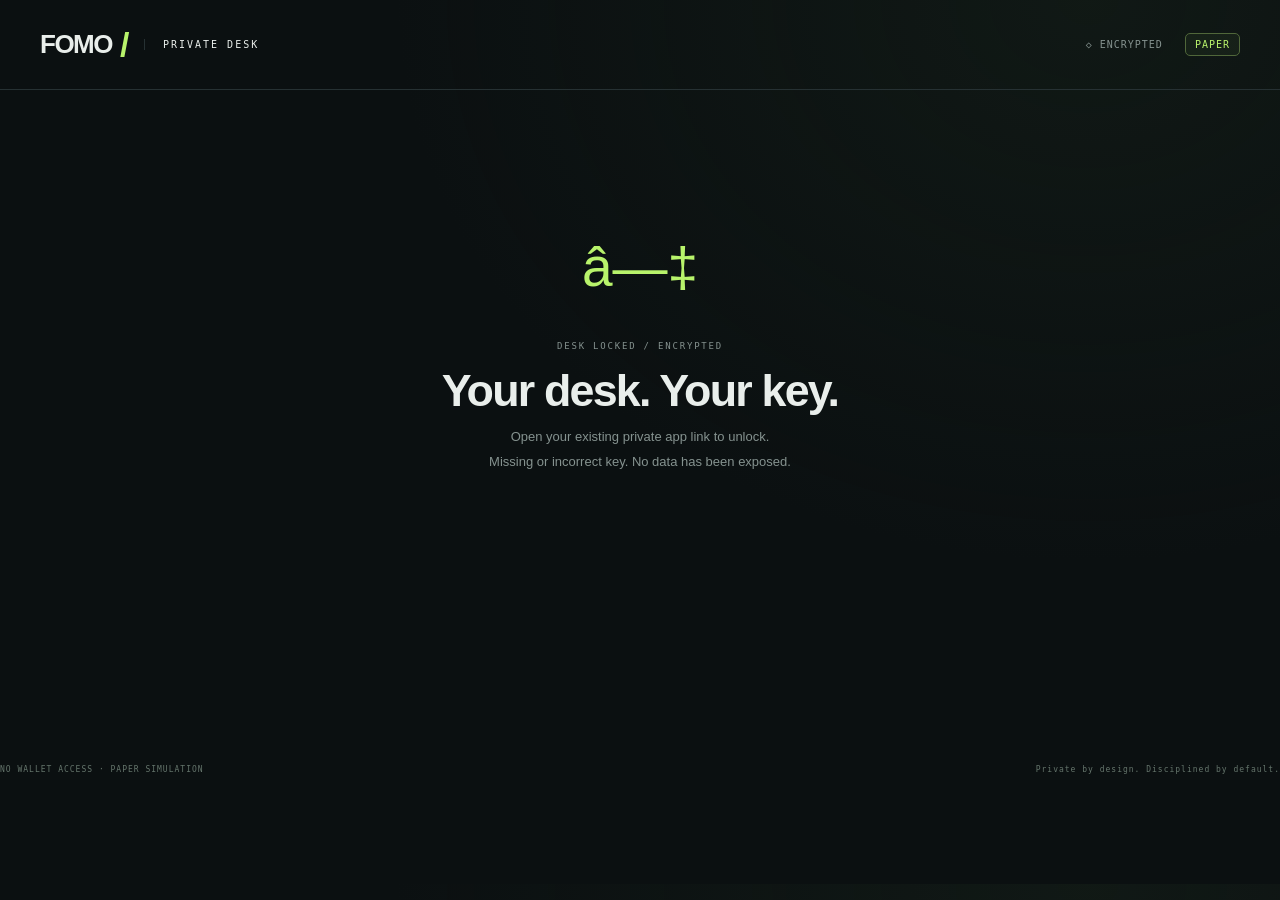
<file: index.html>
<!doctype html>
<html lang="en"><head><meta charset="utf-8"><meta name="viewport" content="width=device-width, initial-scale=1, viewport-fit=cover"><meta name="theme-color" content="#0b1011"><meta name="referrer" content="no-referrer"><link rel="manifest" href="./manifest.json"><link rel="apple-touch-icon" href="./icons/apple-touch-icon.png"><link rel="stylesheet" href="./app.css"><title>FOMO / Private trading desk</title></head>
<body><header><a class="wordmark" href="#" aria-label="FOMO desk home">FOMO<span>/</span><small>PRIVATE DESK</small></a><div class="header-right"><span class="secure">◇ ENCRYPTED</span><span class="pill paper" id="mode">PAPER</span></div></header><div id="offline" role="status" hidden></div><main id="content" aria-live="polite"><section class="loading"><span class="pulse"></span> Unlocking your private desk…</section></main><nav aria-label="Dashboard views"><button data-view="overview" class="active">Overview</button><button data-view="positions">Positions</button><button data-view="scanner">Scanner</button><button data-view="health">System</button></nav><footer><span>NO WALLET ACCESS · PAPER SIMULATION</span><span>Private by design. Disciplined by default.</span></footer><script src="./encrypted.js"></script><script src="./app.js"></script></body></html>
</file>
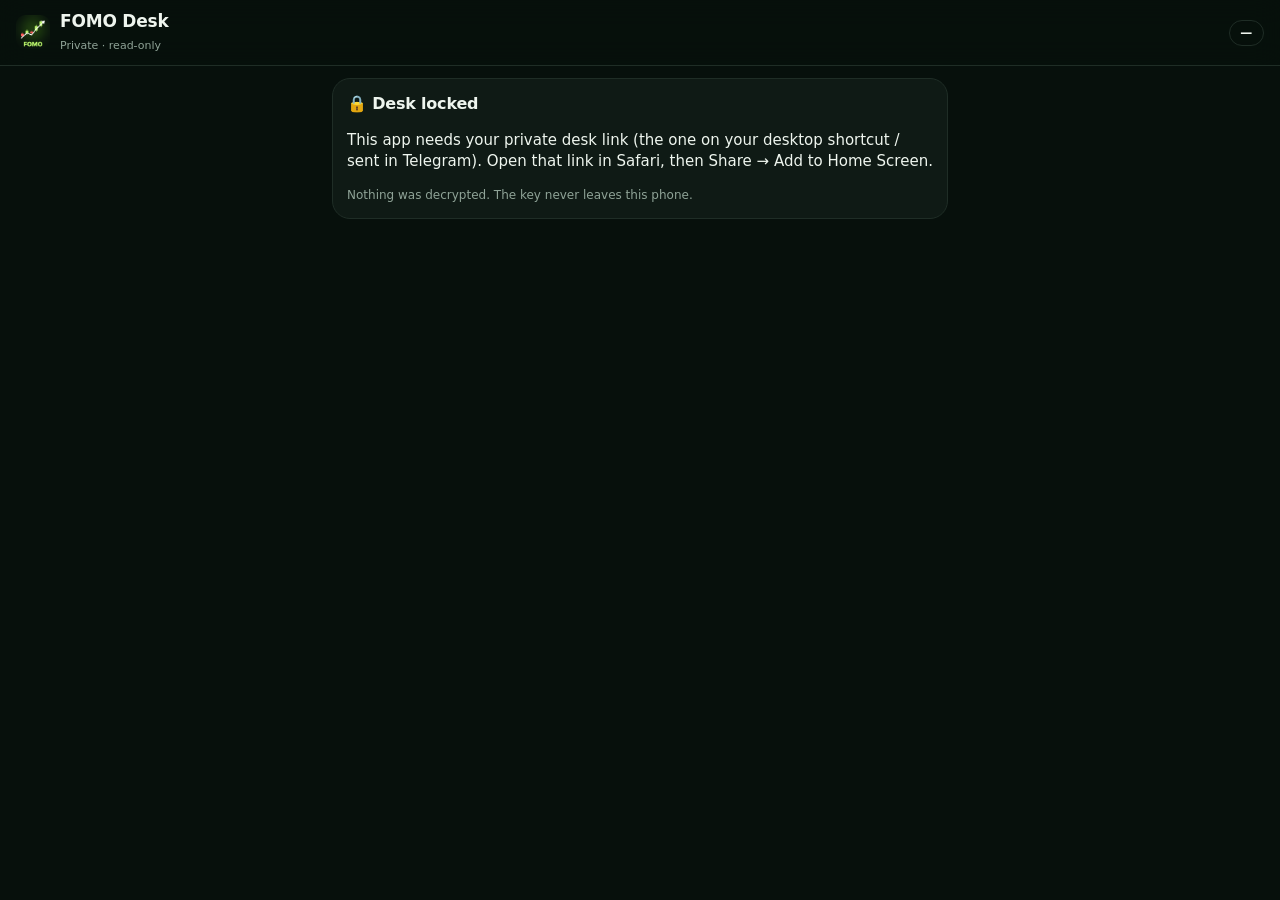
<file: app/index.html>
<!doctype html>
<html lang="en"><head><meta charset="utf-8">
<meta name="viewport" content="width=device-width, initial-scale=1, viewport-fit=cover">
<meta name="theme-color" content="#07100c"><meta name="referrer" content="no-referrer">
<meta name="apple-mobile-web-app-capable" content="yes"><meta name="mobile-web-app-capable" content="yes">
<meta name="apple-mobile-web-app-status-bar-style" content="black-translucent">
<meta name="apple-mobile-web-app-title" content="FOMO Desk"><meta name="application-name" content="FOMO Desk">
<meta name="format-detection" content="telephone=no">
<link rel="manifest" href="./manifest.json"><link rel="apple-touch-icon" sizes="180x180" href="./icons/apple-touch-icon.png">
<link rel="icon" type="image/png" sizes="192x192" href="./icons/icon-192.png">
<link rel="stylesheet" href="./app.css"><title>FOMO Desk</title></head>
<body>
<header class="top"><div class="brand"><img src="./icons/icon-192.png" alt=""><div><b>FOMO Desk</b><small>Private · read-only</small></div></div><div class="top-right"><span id="mode" class="mode">—</span></div></header>
<div id="fresh" class="fresh" hidden></div>
<main id="view" aria-live="polite"><section class="card center"><span class="spin"></span><p>Unlocking your private desk…</p></section></main>
<nav class="tabs" id="tabs" hidden>
<button data-tab="home" class="on"><i>◉</i><span>Home</span></button>
<button data-tab="scan"><i>⌕</i><span>Scanner</span></button>
<button data-tab="signals"><i>⚡</i><span>Signals</span></button>
<button data-tab="smart"><i>◎</i><span>Smart</span></button>
<button data-tab="shadow"><i>◐</i><span>Shadow</span></button>
<button data-tab="majors"><i>₿</i><span>Majors</span></button>
<button data-tab="health"><i>♥</i><span>Health</span></button>
</nav>
<div id="toast" class="toast" hidden></div>
<script src="./client.js"></script><script src="./app.js"></script>
</body></html>
</file>
<file: app.css>
:root{color-scheme:dark;--bg:#0b1011;--panel:#111819;--border:#263133;--text:#e9eeeb;--muted:#85928f;--green:#b8f36b;--amber:#efb96c;--red:#ff837a;--mono:Consolas,'SFMono-Regular',monospace}*{box-sizing:border-box}body{margin:0;background:radial-gradient(ellipse at 85% 0%,#18251b66,transparent 45%),var(--bg);color:var(--text);font:14px -apple-system,BlinkMacSystemFont,'Segoe UI',sans-serif;line-height:1.5}button,a{-webkit-tap-highlight-color:transparent}button{font:inherit;cursor:pointer}header{max-width:1440px;margin:auto;height:90px;padding:0 40px;display:flex;align-items:center;justify-content:space-between;border-bottom:1px solid var(--border)}.wordmark{font-size:26px;font-weight:850;letter-spacing:-1.5px;text-decoration:none;color:var(--text);display:flex;align-items:center;gap:8px}.wordmark>span{color:var(--green);font-size:34px}.wordmark small{font:10px var(--mono);letter-spacing:2px;border-left:1px solid var(--border);margin-left:8px;padding-left:18px}.header-right{display:flex;align-items:center;gap:22px}.secure{color:var(--muted);font:10px var(--mono);letter-spacing:1px}.pill,.tag{font:10px var(--mono);letter-spacing:1px;border:1px solid var(--border);border-radius:5px;padding:5px 9px;white-space:nowrap}.paper{color:var(--green);border-color:#50673a;background:#b8f36b0b}main{max-width:1440px;padding:36px 40px 24px;margin:auto;min-height:75vh}.intro{display:flex;align-items:center;justify-content:space-between;margin-bottom:26px}.eyebrow{color:var(--muted);font:9px var(--mono);letter-spacing:1.8px;text-transform:uppercase}h1{font-size:clamp(30px,3.5vw,46px);line-height:1.2;letter-spacing:-1.8px;margin:9px 0 8px;font-weight:650}h1>span{color:var(--green)}p{margin:6px 0}.intro p{color:var(--muted);font-size:13px}.desk-status{text-align:right;font:11px var(--mono);letter-spacing:1px}.desk-status small{display:block;color:var(--muted);font:11px 'Segoe UI',sans-serif;margin-top:6px;letter-spacing:0}.status-dot{display:inline-block;width:6px;height:6px;border-radius:50%;background:var(--green);box-shadow:0 0 9px #b8f33233;margin-right:7px}.status-dot.bad{background:var(--red);box-shadow:none}.status-strip{display:flex;justify-content:space-between;gap:12px;flex-wrap:wrap;border:1px solid var(--border);border-radius:7px;padding:12px 16px;margin-bottom:20px;color:var(--muted);font:9px var(--mono);letter-spacing:.8px;background:#141e1740}.status-strip>span:first-child{color:var(--green)}.top-grid{display:grid;grid-template-columns:minmax(0,2fr) minmax(290px,1fr);gap:20px}.middle-grid{display:grid;grid-template-columns:minmax(0,2fr) minmax(290px,1fr);gap:20px}.bottom-grid{display:grid;grid-template-columns:minmax(0,1.35fr) minmax(300px,1fr);gap:20px}.panel{background:linear-gradient(135deg,#17202055,transparent 60%),var(--panel);border:1px solid var(--border);border-radius:12px;padding:24px;margin-bottom:20px;min-width:0}.panel-heading{display:flex;justify-content:space-between;align-items:flex-start;margin-bottom:24px;gap:15px}h2{font-size:19px;font-weight:560;letter-spacing:-.5px;line-height:1.25;margin:6px 0 0}h3{font-size:13px;font-weight:550;margin:0}.balance{font-size:clamp(36px,4.5vw,54px);letter-spacing:-2px;line-height:1.2;margin-top:8px;font-weight:550;font-variant-numeric:tabular-nums}.equity .tag{color:var(--muted);margin-top:5px}.pnl-row{display:flex;gap:32px;margin-bottom:28px}.pnl-row label{display:block;color:var(--muted);font-size:10px;margin-bottom:5px}.pnl-row strong{font:20px var(--mono);letter-spacing:-1px}.pnl-row strong small{font:10px var(--mono);margin-left:5px}.positive{color:var(--green)}.negative{color:var(--red)}.neutral{color:var(--text)}.amber{color:var(--amber)}.muted{color:var(--muted)}.equity-chart{height:210px;display:flex;gap:16px}.axis{display:flex;flex-direction:column;justify-content:space-between;color:#71807b;font:9px var(--mono);padding:16px 0;width:65px;flex-shrink:0}.equity-chart svg{width:100%;height:100%;overflow:visible}.gridline{stroke:#283332;stroke-width:1;stroke-dasharray:4 5;fill:none}.chart-times{display:flex;justify-content:space-between;color:var(--muted);font:8px var(--mono);gap:10px;margin-top:15px}.chart-times>span:nth-child(2){color:#58655f}.gauge{margin-bottom:19px}.gauge>div:first-child{display:flex;justify-content:space-between;gap:10px;font-size:11px}.gauge strong{font:11px var(--mono)}.gauge-track{height:4px;background:#25302b;border-radius:4px;margin:9px 0 5px;overflow:hidden}.gauge-track i,.paper-progress i{display:block;height:100%;background:var(--green);border-radius:4px}.gauge-track .warn{background:var(--amber)}.gauge-track .danger{background:var(--red)}.gauge small{font-size:9px;color:var(--muted)}.kill-state{display:flex;justify-content:space-between;border-top:1px solid var(--border);padding-top:14px;font:10px var(--mono)}.kill-state>span{color:var(--muted)}.micro{font-size:9px;color:#7e8b85;line-height:1.7;margin-top:15px}.empty-state{display:flex;align-items:center;gap:18px;min-height:150px}.empty-state>span{font-size:33px;color:var(--green);background:#b8f36b0b;padding:8px 17px;border:1px solid #b8f36b22;border-radius:12px}.empty-state p{font-size:11px;color:var(--muted);max-width:350px;margin-top:5px}.empty-state>b{font:12px var(--mono);color:var(--muted);margin-left:auto;white-space:nowrap}.table-scroll{overflow-x:auto}table{width:100%;border-collapse:collapse;white-space:nowrap}th{text-align:left;font:9px var(--mono);color:var(--muted);text-transform:uppercase;padding:0 12px 14px 0}td{padding:16px 12px 16px 0;border-top:1px solid var(--border);font:11px var(--mono)}td small{display:block;font:8px var(--mono);color:var(--muted);margin-top:4px}.clock-label{font:9px var(--mono);color:var(--muted);letter-spacing:1px}.countdown{font:30px var(--mono);letter-spacing:-1px;color:var(--amber);margin:9px 0 16px}.compact-clock{font-size:18px;line-height:1.7}.paper-progress{height:3px;background:#26322c;border-radius:5px}.paper-progress i{background:var(--amber)}dl{font-size:10px;margin:20px 0}dl>div{display:flex;justify-content:space-between;gap:12px;margin:9px 0}dt{color:var(--muted)}dd{margin:0;text-align:right;font-family:var(--mono);font-size:9px}.callout{border-left:2px solid var(--amber);padding-left:11px;color:var(--muted);font-size:10px}.callout strong{color:var(--text);font-weight:500}.funnel{display:grid;grid-template-columns:repeat(4,1fr);gap:14px;margin-top:10px}.funnel-stage>span{font:9px var(--mono);color:#6d7d6c}.funnel-stage strong{display:block;font:32px var(--mono);letter-spacing:-1px;margin:12px 0 2px}.funnel-stage label{font-size:11px;color:var(--muted)}.funnel-stage:last-child strong{color:var(--green)}.funnel-bar{height:4px;background:#25312a;border-radius:4px;margin-top:15px}.funnel-bar i{display:block;height:100%;border-radius:4px;background:var(--green)}.rejection-heading{display:flex;justify-content:space-between;align-items:center;margin:28px 0 12px;border-top:1px solid var(--border);padding-top:20px}.rejection-heading span{font-size:9px;color:var(--muted)}.rejections>div{display:flex;justify-content:space-between;gap:14px;padding:9px 0;font-size:11px;border-bottom:1px solid #26313380}.rejections span{color:var(--muted)}.rejections b{font:11px var(--mono);color:var(--amber)}.compact{font-size:11px}.feed-empty{text-align:center;padding:22px 0 26px}.waiting-lines{font-size:32px;color:#547447;display:block;margin-bottom:14px}.feed-empty p{font-size:11px;line-height:1.8;color:var(--muted);margin-top:9px}.feed-row{display:flex;align-items:center;gap:12px;padding:14px 0;border-bottom:1px solid var(--border)}.trade-icon{font-size:23px;padding:4px 9px;background:#b8f36b09;border-radius:7px}.feed-row strong{font:10px var(--mono)}.feed-row p{font-size:10px;color:var(--muted);margin:4px 0 0}.feed-time{margin-left:auto;text-align:right;font:8px var(--mono);color:var(--muted)}.feed-time p.positive{color:var(--green)}.feed-time p.negative{color:var(--red)}.feed{max-height:330px;overflow:auto}.majors-grid{display:grid;grid-template-columns:1fr 1fr;gap:24px}.major{border:1px solid var(--border);border-radius:8px;padding:20px;background:#0b101133}.major-symbol{display:flex;align-items:center;gap:10px}.coin{width:33px;height:33px;background:#efb96c18;color:var(--amber);border-radius:50%;display:grid;place-items:center;font-size:22px}.coin.eth{background:#929eff1a;color:#a7b0fb}.major-symbol strong{display:block;font-size:13px}.major-symbol small{display:block;color:var(--muted);font-size:9px}.major-symbol .tag{margin-left:auto;color:var(--muted);font-size:8px}.major-price{font:30px var(--mono);margin:18px 0 5px;letter-spacing:-1px}.major>small{font-size:9px}.major-note{font:11px var(--mono);margin-top:18px;display:flex;gap:15px}.major-note span{font-size:8px;color:var(--muted)}.major-decision{font-size:11px;color:var(--muted);border-top:1px solid var(--border);padding-top:16px}.major-decision span{float:right;font:9px var(--mono)}.heartbeat-grid{display:grid;grid-template-columns:repeat(4,1fr);gap:12px}.heartbeat-grid>div{display:flex;align-items:center;border:1px solid var(--border);border-radius:5px;padding:10px;font-size:10px}.heartbeat-grid strong{margin-left:auto;font:9px var(--mono);color:var(--muted)}nav{display:flex;position:fixed;bottom:20px;left:50%;transform:translateX(-50%);gap:4px;background:#1a2323ed;border:1px solid #394542;border-radius:13px;padding:5px;box-shadow:0 8px 35px #0009;z-index:20;backdrop-filter:blur(16px)}nav button{border:0;border-radius:8px;color:var(--muted);background:transparent;padding:11px 25px;font-size:11px}nav button.active{color:#111b0c;background:var(--green);font-weight:650}nav button:hover:not(.active){background:#26352b;color:var(--text)}footer{max-width:1360px;margin:auto;padding:0 0 110px;display:flex;justify-content:space-between;gap:10px;color:#65756c;font:8px var(--mono);letter-spacing:1px}#offline{padding:13px 25px;text-align:center;color:var(--amber);background:#57371844;font-size:11px}.data-age{font:9px var(--mono)!important;max-width:1440px!important;padding:9px 40px 0!important;color:var(--muted)!important}.locked{text-align:center;padding:90px 20px}.locked>div{font-size:55px;color:var(--green);margin-bottom:25px}.locked p{color:var(--muted);line-height:1.9;font-size:13px}.loading{display:flex;justify-content:center;align-items:center;min-height:50vh;color:var(--muted);gap:14px}.pulse{width:8px;height:8px;background:var(--green);border-radius:50%;animation:pulse 1.5s infinite}.chart-empty{padding:70px 20px;text-align:center;color:var(--muted);font-size:12px}.system-note p{max-width:800px;color:var(--muted);font-size:13px;line-height:1.9;margin-top:20px}[hidden]{display:none!important}@keyframes pulse{50%{opacity:.3}}button:focus-visible,a:focus-visible{outline:2px solid var(--amber);outline-offset:4px}@media(min-width:1450px){main{padding-top:45px}}@media(max-width:1050px){.top-grid,.middle-grid{grid-template-columns:minmax(0,1.5fr) minmax(275px,1fr)}.panel{padding:20px}.bottom-grid{grid-template-columns:1fr 1fr}.pnl-row{gap:17px}.pnl-row strong{font-size:16px}.heartbeat-grid{grid-template-columns:repeat(3,1fr)}.chart-times>span:nth-child(2){display:none}footer{padding-left:40px;padding-right:40px}}@media(max-width:760px){header{height:72px;padding:0 20px}.wordmark{font-size:22px}.wordmark small{font-size:8px;letter-spacing:1px;padding-left:12px;margin-left:3px}.secure{display:none}main{padding:26px 16px 15px}.intro{align-items:flex-start;gap:12px}.intro h1{font-size:32px}.intro p{font-size:11px}.desk-status{font-size:8px;white-space:nowrap;margin-top:7px}.desk-status small{font-size:8px}.eyebrow{font-size:8px}.status-strip{padding:12px;font-size:8px;gap:8px}.status-strip>span:nth-child(2){display:none}.top-grid,.middle-grid,.bottom-grid{display:block}.panel{padding:20px;border-radius:10px;margin-bottom:16px}.panel-heading{margin-bottom:22px}h2{font-size:18px}.balance{font-size:45px}.pnl-row{justify-content:space-between;gap:12px;margin-bottom:20px}.pnl-row strong{font-size:17px}.pnl-row strong small{display:block;margin-left:0;font-size:9px;margin-top:3px}.equity-chart{height:175px;gap:9px}.axis{font-size:8px;width:56px}.safety .gauge{margin-bottom:17px}.empty-state{min-height:115px;gap:13px}.empty-state>span{font-size:26px;padding:8px 13px}.empty-state p{font-size:10px}.empty-state>b{display:none}.countdown{font-size:34px}.compact-clock{font-size:20px}.funnel{gap:12px}.funnel-stage strong{font-size:27px}.funnel-stage label{font-size:10px}.rejection-heading span{font-size:8px}.majors-grid{gap:12px}.major{padding:14px}.major-symbol{gap:7px}.major-symbol .tag{display:none}.major-price{font-size:23px}.major>small{font-size:8px}.major-note{flex-wrap:wrap;gap:6px 15px}.major-decision span{display:block;float:none;margin-top:6px}.heartbeat-grid{grid-template-columns:1fr 1fr;gap:9px}.heartbeat-grid>div{padding:9px;font-size:9px}.heartbeat-grid strong{font-size:8px}nav{width:calc(100% - 32px);bottom:max(14px,env(safe-area-inset-bottom));justify-content:space-around;border-radius:12px}nav button{padding:11px 10px;flex:1;font-size:10px}footer{padding:5px 20px 105px;flex-direction:column;font-size:7px;gap:8px}.data-age{padding:8px 20px 0!important;font-size:8px!important}}@media(prefers-reduced-motion:reduce){*{animation:none!important;scroll-behavior:auto!important}}

.smart-status{display:flex;gap:18px;align-items:center;font:11px var(--mono)}.smart-status>span:last-child{color:var(--muted)}.smart-explainer{font-size:11px;color:var(--muted);margin:18px 0}.smart-metrics{display:grid;grid-template-columns:repeat(3,1fr);gap:16px;margin:20px 0 28px}.smart-metrics>div{border-left:2px solid #efb96c55;padding-left:14px}.smart-metrics strong{display:block;font:25px var(--mono);color:var(--amber)}.smart-metrics small{font-size:10px;color:var(--muted)}.smart-hit-title{margin:20px 0 14px}.equity-chart svg{min-width:0}@media(max-width:400px){.smart-status{flex-wrap:wrap;gap:10px}.smart-metrics{gap:8px}.smart-metrics small{font-size:8px}.heartbeat-grid{grid-template-columns:1fr}}

.stuck-alert{border:2px solid #e5484d;background:rgba(229,72,77,.12);border-radius:12px;padding:12px 16px;margin:0 0 16px;display:grid;gap:6px}.stuck-alert b{color:#e5484d}.stuck-alert small{opacity:.8}

.data-age{font-size:11px;color:rgba(235,235,245,.6);padding:4px 16px;max-width:640px;margin:auto}.locked{text-align:center;padding:100px 24px}.lock-symbol{font-size:64px;color:#ff9f0a;margin-bottom:28px}
</file>
<file: app/app.css>
:root{--bg:#07100c;--card:#0f1a15;--line:#1f2d26;--txt:#eef5ee;--mut:#8fa397;--lime:#b8f36b;--red:#ff6b6b;--amber:#ffb340;color-scheme:dark}
*{box-sizing:border-box;-webkit-tap-highlight-color:transparent}
html,body{margin:0;overflow-x:hidden;background:var(--bg);color:var(--txt);font:15px/1.4 -apple-system,BlinkMacSystemFont,"SF Pro Text",Inter,system-ui,sans-serif;-webkit-font-smoothing:antialiased}
body{padding-bottom:calc(72px + env(safe-area-inset-bottom));min-height:100vh}
.top{position:sticky;top:0;z-index:5;display:flex;justify-content:space-between;align-items:center;padding:calc(10px + env(safe-area-inset-top)) 16px 10px;background:rgba(7,16,12,.88);backdrop-filter:blur(14px);-webkit-backdrop-filter:blur(14px);border-bottom:1px solid var(--line)}
.brand{display:flex;gap:10px;align-items:center}.brand img{width:34px;height:34px;border-radius:9px}.brand b{display:block;font-size:17px;letter-spacing:-.2px}.brand small{color:var(--mut);font-size:11px}
.mode{font-weight:800;font-size:12px;letter-spacing:.8px;padding:5px 10px;border-radius:99px;border:1px solid var(--line)}.mode.paper{color:var(--amber);border-color:#5a4210;background:#2a1f08}.mode.live{color:#fff;background:#b3261e}
.fresh{position:sticky;top:calc(55px + env(safe-area-inset-top));z-index:4;font-size:12px;padding:6px 16px;text-align:center;background:#0b1712;border-bottom:1px solid var(--line)}.fresh.ok{color:var(--lime)}.fresh.warn{color:var(--amber)}.fresh.bad{color:var(--red);background:#2a0e0e}
main{padding:12px 12px 8px;max-width:640px;margin:auto}
.card{background:var(--card);border:1px solid var(--line);border-radius:18px;padding:14px;margin-bottom:12px}.card.center{text-align:center;padding:40px}
.card-h{display:flex;justify-content:space-between;align-items:baseline;margin-bottom:10px}.card-h h2{margin:0;font-size:16px;letter-spacing:-.2px}.card-h span{color:var(--mut);font-size:12px}
.hero small{color:var(--mut);display:block;font-size:12px;text-transform:uppercase;letter-spacing:.6px}.hero b{display:block;font-size:36px;letter-spacing:-1px;margin:2px 0}.hero span{display:block;font-size:14px}
.grid3{display:grid;grid-template-columns:repeat(3,1fr);gap:8px;margin-top:12px}.stat{background:#0a130f;border:1px solid var(--line);border-radius:12px;padding:9px}.stat small{display:block;color:var(--mut);font-size:11px}.stat b{font-size:15px}
.pos{color:var(--lime)}.neg{color:var(--red)}
.rows>div{display:flex;justify-content:space-between;gap:12px;padding:8px 0;border-top:1px solid var(--line);font-size:14px}.rows>div:first-child{border-top:0}.rows span{color:var(--mut)}.rows b{text-align:right;font-weight:600;min-width:0;overflow-wrap:anywhere}.rows span{flex-shrink:0;max-width:48%}
.bar{height:8px;background:#0a130f;border-radius:9px;overflow:hidden;margin:2px 0 10px}.bar i{display:block;height:100%;background:linear-gradient(90deg,#6fae2f,var(--lime))}
.note{color:var(--mut);font-size:12px;margin:10px 0 0}
.btns{display:flex;gap:8px;margin-top:12px}.btn{flex:1;font:inherit;font-weight:700;font-size:14px;padding:12px;border-radius:12px;border:1px solid var(--line);background:#14231b;color:var(--txt)}.btn.danger{background:#3a1212;border-color:#5c1d1d;color:#ffb4b4}.btn:active{transform:scale(.98)}
.list .item{display:flex;justify-content:space-between;align-items:center;gap:10px;padding:9px 0;border-top:1px solid var(--line)}.list .item:first-child{border-top:0}.item>div{min-width:0}.item b{font-size:14px}.item small{display:block;color:var(--mut);font-size:12px;overflow:hidden;text-overflow:ellipsis}.item small.why{color:#c9d6cd;white-space:normal}.item .r{text-align:right;flex-shrink:0}
.chip{font-style:normal;font-size:11px;font-weight:700;letter-spacing:.4px;padding:3px 8px;border-radius:99px;background:#1a2620;color:var(--mut);white-space:nowrap}.chip.ok{background:#1d3310;color:var(--lime)}.chip.bad{background:#3a1414;color:#ff9b9b}
.empty{text-align:center;padding:16px 6px;color:var(--mut)}.empty b{color:var(--txt);display:block;margin-bottom:4px}.empty p{margin:0;font-size:13px}
.funnel>div{position:relative;padding:8px 0 12px;border-top:1px solid var(--line)}.funnel>div:first-child{border-top:0}.funnel b{font-size:20px;margin-right:8px}.funnel small{color:var(--mut)}.funnel i{position:absolute;left:0;bottom:4px;height:4px;border-radius:4px;background:var(--lime)}
.table>div{display:grid;grid-template-columns:1.3fr .8fr .8fr .9fr 1fr;padding:7px 0;border-top:1px solid var(--line);font-size:13px}.table .th{color:var(--mut);font-size:11px;border-top:0}
.majors{display:grid;grid-template-columns:repeat(3,1fr);gap:8px}.majors>div{background:#0a130f;border:1px solid var(--line);border-radius:14px;padding:10px}.majors i{font-style:normal;color:var(--amber);font-size:20px}.majors b{display:block;font-size:12px;color:var(--mut)}.majors strong{display:block;font-size:15px}.majors small{color:var(--mut);font-size:11px}
.hb{display:grid;grid-template-columns:1fr 1fr;gap:6px}.hb>div{display:flex;align-items:center;gap:6px;background:#0a130f;border-radius:10px;padding:7px 9px;font-size:13px}.hb i{width:8px;height:8px;border-radius:50%;background:var(--lime);flex-shrink:0}.hb .bad i{background:var(--red)}.hb small{margin-left:auto;color:var(--mut);font-size:11px}
.tabs{position:fixed;left:0;right:0;bottom:0;z-index:6;display:grid;grid-template-columns:repeat(7,1fr);padding:6px 4px calc(6px + env(safe-area-inset-bottom));background:rgba(9,18,14,.94);backdrop-filter:blur(16px);-webkit-backdrop-filter:blur(16px);border-top:1px solid var(--line)}
.tabs button{background:none;border:0;color:var(--mut);font:inherit;display:flex;flex-direction:column;align-items:center;gap:2px;padding:4px 0}.tabs i{font-style:normal;font-size:18px;line-height:1.1}.tabs span{font-size:10px}.tabs .on{color:var(--lime)}
.toast{position:fixed;left:16px;right:16px;bottom:calc(84px + env(safe-area-inset-bottom));z-index:9;background:#1d3310;color:var(--lime);border:1px solid #355a1c;padding:12px;border-radius:12px;text-align:center;font-size:14px}
.spin{display:inline-block;width:22px;height:22px;border:3px solid var(--line);border-top-color:var(--lime);border-radius:50%;animation:s 1s linear infinite}@keyframes s{to{transform:rotate(360deg)}}
[hidden]{display:none!important}
</file>
